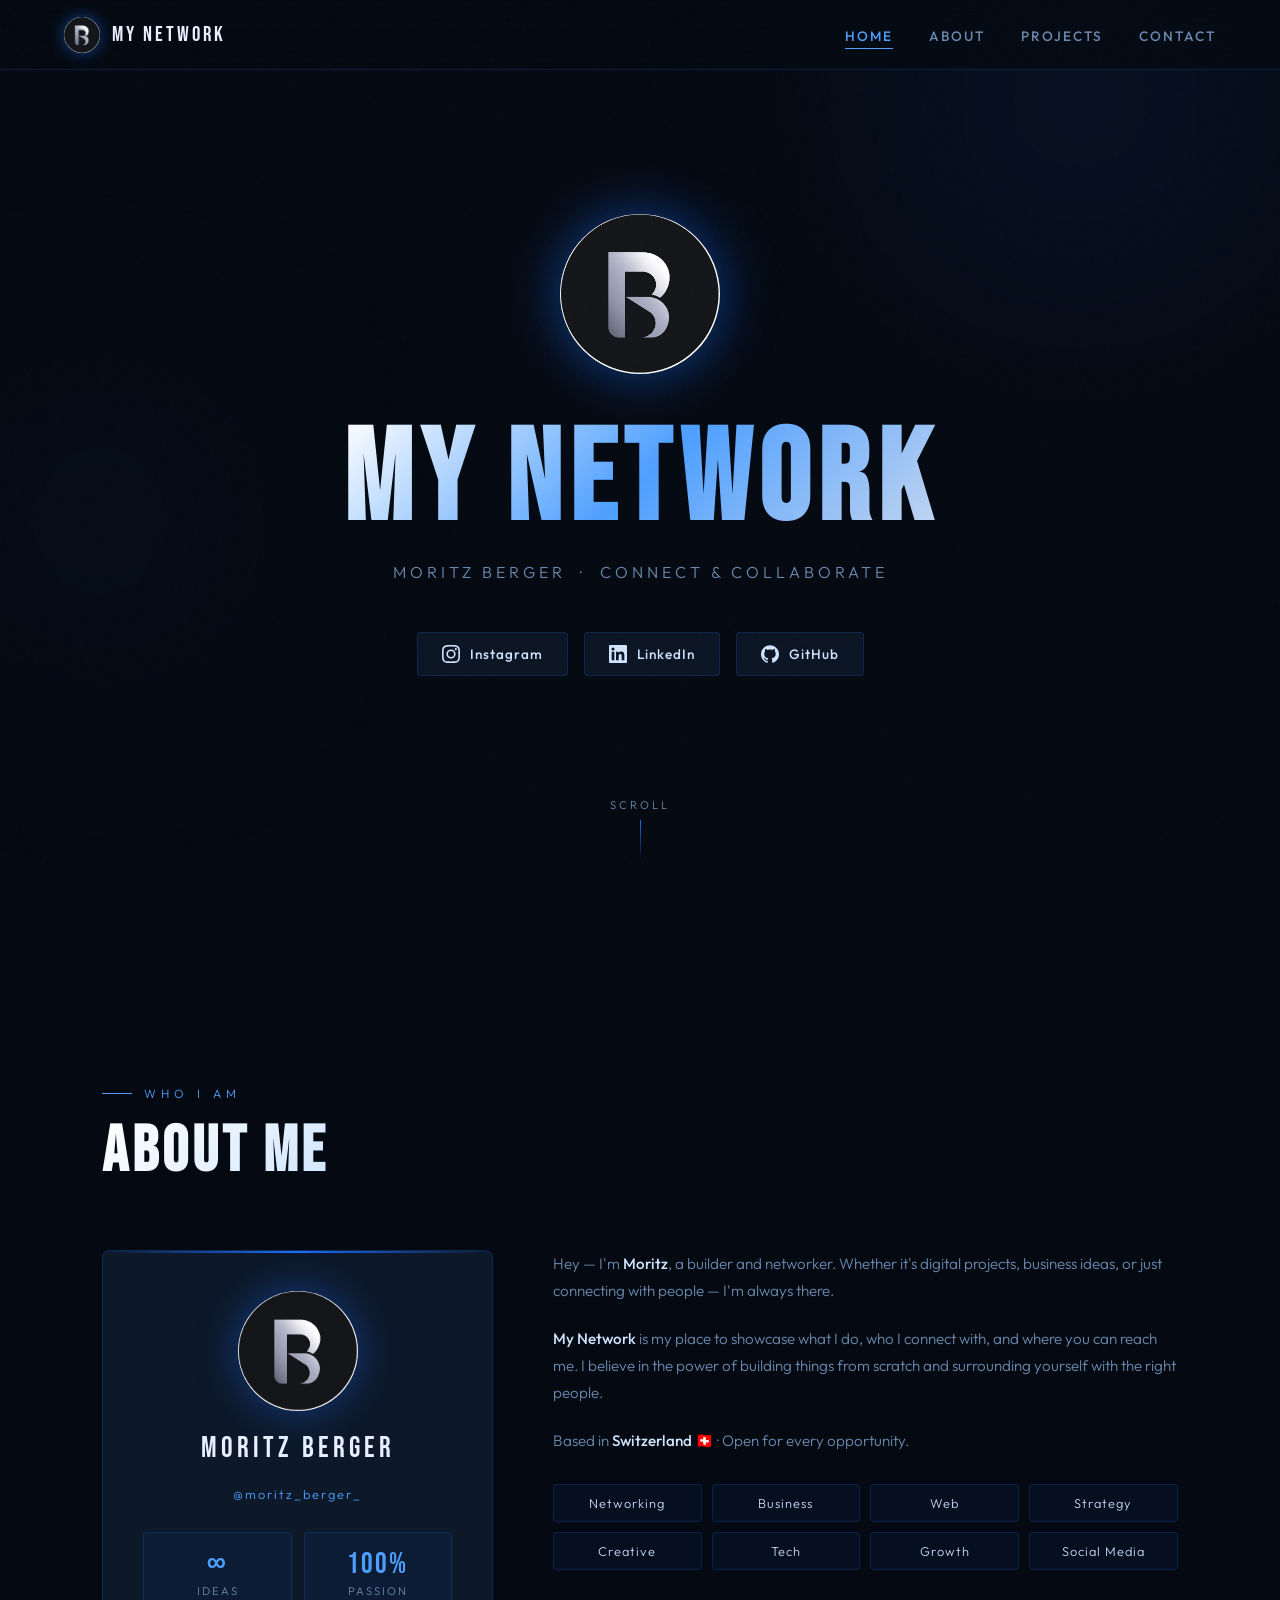
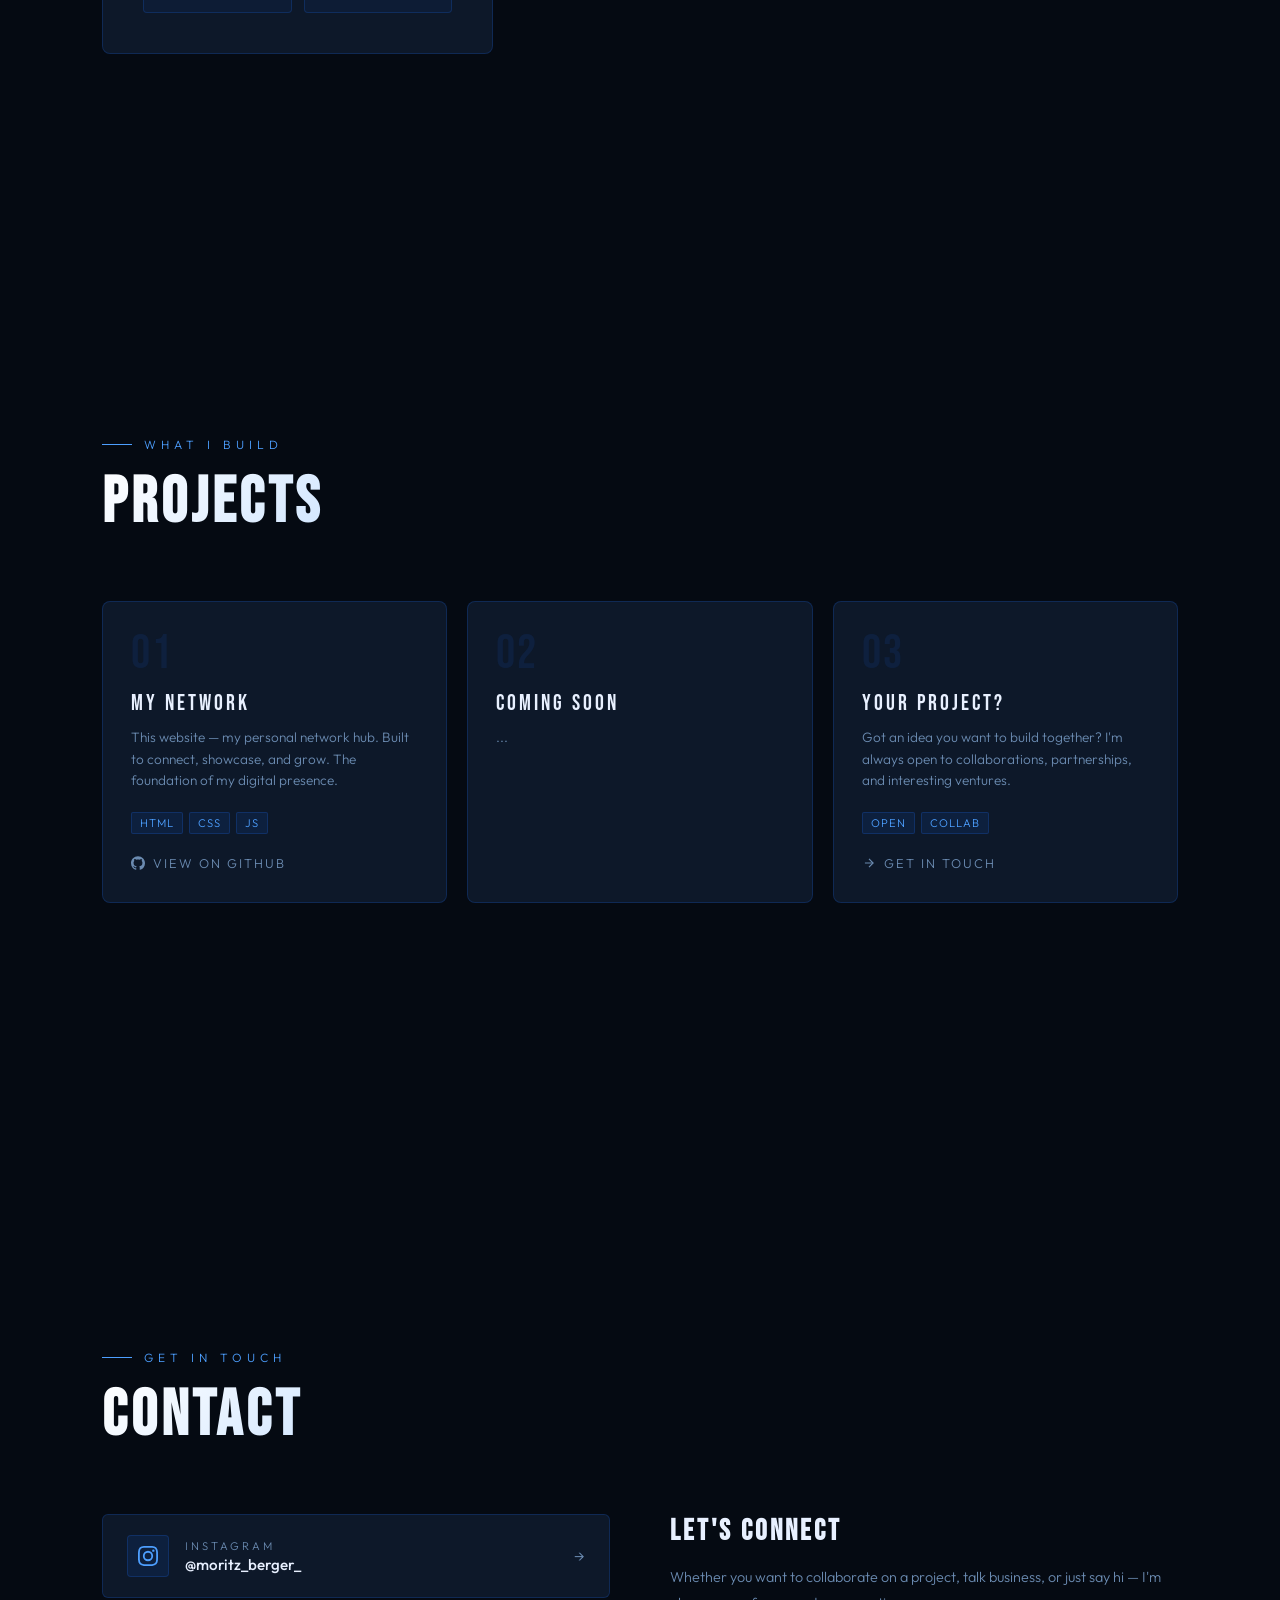
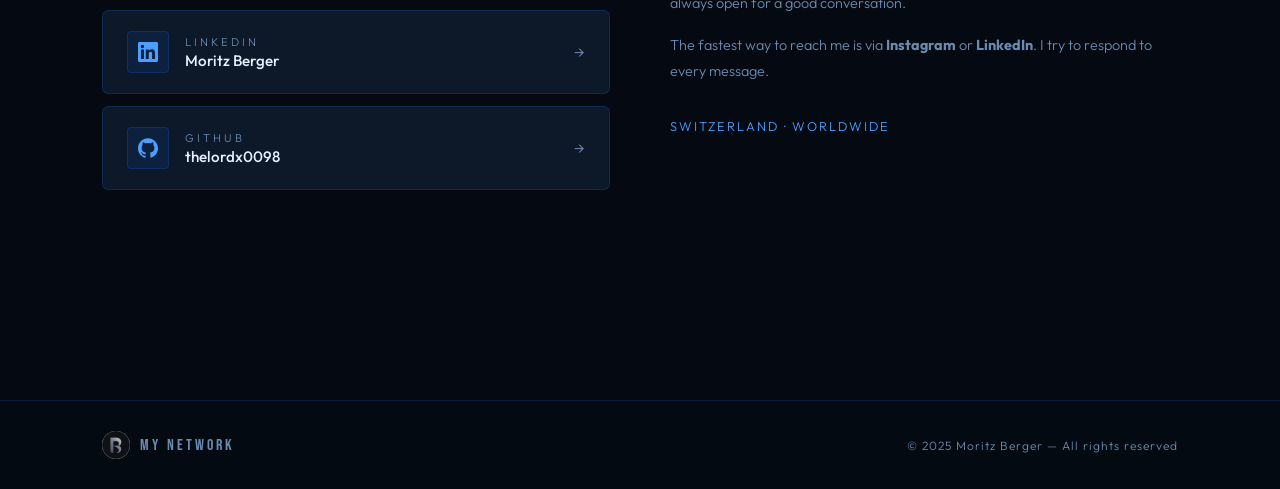
<file: index.html>
<!DOCTYPE html>
<html lang="en">
<head>
  <meta charset="UTF-8" />
  <meta name="viewport" content="width=device-width, initial-scale=1.0" />
  <title>My Network — Moritz Berger</title>
  <meta name="description" content="Moritz Berger — My Network. Connect, collaborate, and explore." />
  <link rel="stylesheet" href="css/style.css" />
  <link rel="icon" type="image/png" href="images/logo.png" />
</head>
<body>

<!-- AMBIENT GLOWS -->
<div class="bg-glow bg-glow-1"></div>
<div class="bg-glow bg-glow-2"></div>

<!-- NAV -->
<nav>
  <a class="nav-logo" href="#home">
    <img src="images/logo.png" alt="Logo" />
    <span>MY NETWORK</span>
  </a>
  <ul class="nav-links">
    <li><a href="#home" class="active">Home</a></li>
    <li><a href="#about">About</a></li>
    <li><a href="#projects">Projects</a></li>
    <li><a href="#contact">Contact</a></li>
  </ul>
  <div class="nav-burger" aria-label="Menu">
    <span></span><span></span><span></span>
  </div>
</nav>

<!-- ===== HOME ===== -->
<section class="page-section" id="home">
  <div class="home-logo-wrap">
    <img src="images/logo.png" alt="My Network Logo" class="home-logo" />
  </div>

  <h1 class="home-title">MY NETWORK</h1>
  <p class="home-sub">Moritz Berger &nbsp;·&nbsp; Connect &amp; Collaborate</p>

  <div class="home-socials">
    <a href="https://www.instagram.com/moritz_berger_" target="_blank" rel="noopener" class="social-btn">
      <!-- Instagram -->
      <svg viewBox="0 0 24 24" xmlns="http://www.w3.org/2000/svg"><path d="M12 2.163c3.204 0 3.584.012 4.85.07 3.252.148 4.771 1.691 4.919 4.919.058 1.265.069 1.645.069 4.849 0 3.205-.012 3.584-.069 4.849-.149 3.225-1.664 4.771-4.919 4.919-1.266.058-1.644.07-4.85.07-3.204 0-3.584-.012-4.849-.07-3.26-.149-4.771-1.699-4.919-4.92-.058-1.265-.07-1.644-.07-4.849 0-3.204.013-3.583.07-4.849.149-3.227 1.664-4.771 4.919-4.919 1.266-.057 1.645-.069 4.849-.069zM12 0C8.741 0 8.333.014 7.053.072 2.695.272.273 2.69.073 7.052.014 8.333 0 8.741 0 12c0 3.259.014 3.668.072 4.948.2 4.358 2.618 6.78 6.98 6.98C8.333 23.986 8.741 24 12 24c3.259 0 3.668-.014 4.948-.072 4.354-.2 6.782-2.618 6.979-6.98.059-1.28.073-1.689.073-4.948 0-3.259-.014-3.667-.072-4.947-.196-4.354-2.617-6.78-6.979-6.98C15.668.014 15.259 0 12 0zm0 5.838a6.162 6.162 0 100 12.324 6.162 6.162 0 000-12.324zM12 16a4 4 0 110-8 4 4 0 010 8zm6.406-11.845a1.44 1.44 0 100 2.881 1.44 1.44 0 000-2.881z"/></svg>
      Instagram
    </a>
    <a href="https://www.linkedin.com/in/moritz-undefined-700ab6412" target="_blank" rel="noopener" class="social-btn">
      <!-- LinkedIn -->
      <svg viewBox="0 0 24 24" xmlns="http://www.w3.org/2000/svg"><path d="M20.447 20.452h-3.554v-5.569c0-1.328-.027-3.037-1.852-3.037-1.853 0-2.136 1.445-2.136 2.939v5.667H9.351V9h3.414v1.561h.046c.477-.9 1.637-1.85 3.37-1.85 3.601 0 4.267 2.37 4.267 5.455v6.286zM5.337 7.433a2.062 2.062 0 01-2.063-2.065 2.064 2.064 0 112.063 2.065zm1.782 13.019H3.555V9h3.564v11.452zM22.225 0H1.771C.792 0 0 .774 0 1.729v20.542C0 23.227.792 24 1.771 24h20.451C23.2 24 24 23.227 24 22.271V1.729C24 .774 23.2 0 22.222 0h.003z"/></svg>
      LinkedIn
    </a>
    <a href="https://github.com/thelordx0098" target="_blank" rel="noopener" class="social-btn">
      <!-- GitHub -->
      <svg viewBox="0 0 24 24" xmlns="http://www.w3.org/2000/svg"><path d="M12 .297c-6.63 0-12 5.373-12 12 0 5.303 3.438 9.8 8.205 11.385.6.113.82-.258.82-.577 0-.285-.01-1.04-.015-2.04-3.338.724-4.042-1.61-4.042-1.61C4.422 18.07 3.633 17.7 3.633 17.7c-1.087-.744.084-.729.084-.729 1.205.084 1.838 1.236 1.838 1.236 1.07 1.835 2.809 1.305 3.495.998.108-.776.417-1.305.76-1.605-2.665-.3-5.466-1.332-5.466-5.93 0-1.31.465-2.38 1.235-3.22-.135-.303-.54-1.523.105-3.176 0 0 1.005-.322 3.3 1.23.96-.267 1.98-.399 3-.405 1.02.006 2.04.138 3 .405 2.28-1.552 3.285-1.23 3.285-1.23.645 1.653.24 2.873.12 3.176.765.84 1.23 1.91 1.23 3.22 0 4.61-2.805 5.625-5.475 5.92.42.36.81 1.096.81 2.22 0 1.606-.015 2.896-.015 3.286 0 .315.21.69.825.57C20.565 22.092 24 17.592 24 12.297c0-6.627-5.373-12-12-12"/></svg>
      GitHub
    </a>
  </div>

  <div class="scroll-hint">Scroll</div>
</section>

<!-- ===== ABOUT ===== -->
<section class="page-section" id="about">
  <div class="section-header reveal">
    <div class="section-label">Who I Am</div>
    <h2 class="section-title">ABOUT ME</h2>
  </div>

  <div class="about-grid">
    <div class="about-visual reveal">
      <div class="about-logo-card">
        <img src="images/logo.png" alt="Moritz Berger" />
        <div class="about-name">MORITZ BERGER</div>
        <div class="about-handle">@moritz_berger_</div>
        <div class="about-stats">
          <div class="stat-box">
            <div class="stat-num">∞</div>
            <div class="stat-label">Ideas</div>
          </div>
          <div class="stat-box">
            <div class="stat-num">100%</div>
            <div class="stat-label">Passion</div>
          </div>
        </div>
      </div>
    </div>

    <div class="about-content">
      <p class="reveal reveal-delay-1">
        Hey — I'm <strong>Moritz</strong>, a builder and networker.
        Whether it's digital projects, business ideas, or just connecting with people —
        I'm always there.
      </p>
      <p class="reveal reveal-delay-2">
        <strong>My Network</strong> is my place to showcase what I do,
        who I connect with, and where you can reach me. I believe in the power of
        building things from scratch and surrounding yourself with the right people.
      </p>
      <p class="reveal reveal-delay-3">
        Based in <strong>Switzerland 🇨🇭</strong> · Open for every opportunity.
      </p>

      <div class="skills-grid reveal reveal-delay-4">
        <div class="skill-tag">Networking</div>
        <div class="skill-tag">Business</div>
        <div class="skill-tag">Web</div>
        <div class="skill-tag">Strategy</div>
        <div class="skill-tag">Creative</div>
        <div class="skill-tag">Tech</div>
        <div class="skill-tag">Growth</div>
        <div class="skill-tag">Social Media</div>
      </div>
    </div>
  </div>
</section>

<!-- ===== PROJECTS ===== -->
<section class="page-section" id="projects">
  <div class="section-header reveal">
    <div class="section-label">What I Build</div>
    <h2 class="section-title">PROJECTS</h2>
  </div>

  <div class="projects-grid">
    <div class="project-card reveal reveal-delay-1">
      <div class="project-num">01</div>
      <div class="project-title">MY NETWORK</div>
      <p class="project-desc">
        This website — my personal network hub. Built to connect, showcase, and grow.
        The foundation of my digital presence.
      </p>
      <div class="project-tags">
        <span class="project-tag">HTML</span>
        <span class="project-tag">CSS</span>
        <span class="project-tag">JS</span>
      </div>
      <a href="https://github.com/thelordx0098" target="_blank" rel="noopener" class="project-link">
        <svg viewBox="0 0 24 24" fill="currentColor"><path d="M12 .297c-6.63 0-12 5.373-12 12 0 5.303 3.438 9.8 8.205 11.385.6.113.82-.258.82-.577 0-.285-.01-1.04-.015-2.04-3.338.724-4.042-1.61-4.042-1.61C4.422 18.07 3.633 17.7 3.633 17.7c-1.087-.744.084-.729.084-.729 1.205.084 1.838 1.236 1.838 1.236 1.07 1.835 2.809 1.305 3.495.998.108-.776.417-1.305.76-1.605-2.665-.3-5.466-1.332-5.466-5.93 0-1.31.465-2.38 1.235-3.22-.135-.303-.54-1.523.105-3.176 0 0 1.005-.322 3.3 1.23.96-.267 1.98-.399 3-.405 1.02.006 2.04.138 3 .405 2.28-1.552 3.285-1.23 3.285-1.23.645 1.653.24 2.873.12 3.176.765.84 1.23 1.91 1.23 3.22 0 4.61-2.805 5.625-5.475 5.92.42.36.81 1.096.81 2.22 0 1.606-.015 2.896-.015 3.286 0 .315.21.69.825.57C20.565 22.092 24 17.592 24 12.297c0-6.627-5.373-12-12-12"/></svg>
        View on GitHub
      </a>
    </div>

    <div class="project-card reveal reveal-delay-2">
      <div class="project-num">02</div>
      <div class="project-title">COMING SOON</div>
      <p class="project-desc">
        ...
      </p>
    </div>

    <div class="project-card reveal reveal-delay-3">
      <div class="project-num">03</div>
      <div class="project-title">YOUR PROJECT?</div>
      <p class="project-desc">
        Got an idea you want to build together? I'm always open to collaborations,
        partnerships, and interesting ventures.
      </p>
      <div class="project-tags">
        <span class="project-tag">Open</span>
        <span class="project-tag">Collab</span>
      </div>
      <a href="#contact" class="project-link">
        <svg viewBox="0 0 24 24" fill="none" stroke="currentColor" stroke-width="2"><line x1="5" y1="12" x2="19" y2="12"/><polyline points="12,5 19,12 12,19"/></svg>
        Get in Touch
      </a>
    </div>
  </div>
</section>

<!-- ===== CONTACT ===== -->
<section class="page-section" id="contact">
  <div class="section-header reveal">
    <div class="section-label">Get In Touch</div>
    <h2 class="section-title">CONTACT</h2>
  </div>

  <div class="contact-grid">
    <div class="contact-links">
      <a href="https://www.instagram.com/moritz_berger_" target="_blank" rel="noopener" class="contact-item reveal reveal-delay-1">
        <div class="contact-icon">
          <svg viewBox="0 0 24 24"><path d="M12 2.163c3.204 0 3.584.012 4.85.07 3.252.148 4.771 1.691 4.919 4.919.058 1.265.069 1.645.069 4.849 0 3.205-.012 3.584-.069 4.849-.149 3.225-1.664 4.771-4.919 4.919-1.266.058-1.644.07-4.85.07-3.204 0-3.584-.012-4.849-.07-3.26-.149-4.771-1.699-4.919-4.92-.058-1.265-.07-1.644-.07-4.849 0-3.204.013-3.583.07-4.849.149-3.227 1.664-4.771 4.919-4.919 1.266-.057 1.645-.069 4.849-.069zM12 0C8.741 0 8.333.014 7.053.072 2.695.272.273 2.69.073 7.052.014 8.333 0 8.741 0 12c0 3.259.014 3.668.072 4.948.2 4.358 2.618 6.78 6.98 6.98C8.333 23.986 8.741 24 12 24c3.259 0 3.668-.014 4.948-.072 4.354-.2 6.782-2.618 6.979-6.98.059-1.28.073-1.689.073-4.948 0-3.259-.014-3.667-.072-4.947-.196-4.354-2.617-6.78-6.979-6.98C15.668.014 15.259 0 12 0zm0 5.838a6.162 6.162 0 100 12.324 6.162 6.162 0 000-12.324zM12 16a4 4 0 110-8 4 4 0 010 8zm6.406-11.845a1.44 1.44 0 100 2.881 1.44 1.44 0 000-2.881z"/></svg>
        </div>
        <div class="contact-info">
          <div class="contact-platform">Instagram</div>
          <div class="contact-handle">@moritz_berger_</div>
        </div>
        <div class="contact-arrow">→</div>
      </a>

      <a href="https://www.linkedin.com/in/moritz-undefined-700ab6412" target="_blank" rel="noopener" class="contact-item reveal reveal-delay-2">
        <div class="contact-icon">
          <svg viewBox="0 0 24 24"><path d="M20.447 20.452h-3.554v-5.569c0-1.328-.027-3.037-1.852-3.037-1.853 0-2.136 1.445-2.136 2.939v5.667H9.351V9h3.414v1.561h.046c.477-.9 1.637-1.85 3.37-1.85 3.601 0 4.267 2.37 4.267 5.455v6.286zM5.337 7.433a2.062 2.062 0 01-2.063-2.065 2.064 2.064 0 112.063 2.065zm1.782 13.019H3.555V9h3.564v11.452zM22.225 0H1.771C.792 0 0 .774 0 1.729v20.542C0 23.227.792 24 1.771 24h20.451C23.2 24 24 23.227 24 22.271V1.729C24 .774 23.2 0 22.222 0h.003z"/></svg>
        </div>
        <div class="contact-info">
          <div class="contact-platform">LinkedIn</div>
          <div class="contact-handle">Moritz Berger</div>
        </div>
        <div class="contact-arrow">→</div>
      </a>

      <a href="https://github.com/thelordx0098" target="_blank" rel="noopener" class="contact-item reveal reveal-delay-3">
        <div class="contact-icon">
          <svg viewBox="0 0 24 24"><path d="M12 .297c-6.63 0-12 5.373-12 12 0 5.303 3.438 9.8 8.205 11.385.6.113.82-.258.82-.577 0-.285-.01-1.04-.015-2.04-3.338.724-4.042-1.61-4.042-1.61C4.422 18.07 3.633 17.7 3.633 17.7c-1.087-.744.084-.729.084-.729 1.205.084 1.838 1.236 1.838 1.236 1.07 1.835 2.809 1.305 3.495.998.108-.776.417-1.305.76-1.605-2.665-.3-5.466-1.332-5.466-5.93 0-1.31.465-2.38 1.235-3.22-.135-.303-.54-1.523.105-3.176 0 0 1.005-.322 3.3 1.23.96-.267 1.98-.399 3-.405 1.02.006 2.04.138 3 .405 2.28-1.552 3.285-1.23 3.285-1.23.645 1.653.24 2.873.12 3.176.765.84 1.23 1.91 1.23 3.22 0 4.61-2.805 5.625-5.475 5.92.42.36.81 1.096.81 2.22 0 1.606-.015 2.896-.015 3.286 0 .315.21.69.825.57C20.565 22.092 24 17.592 24 12.297c0-6.627-5.373-12-12-12"/></svg>
        </div>
        <div class="contact-info">
          <div class="contact-platform">GitHub</div>
          <div class="contact-handle">thelordx0098</div>
        </div>
        <div class="contact-arrow">→</div>
      </a>
    </div>

    <div class="contact-text reveal reveal-delay-1">
      <h3>LET'S CONNECT</h3>
      <p>
        Whether you want to collaborate on a project, talk business, or just say hi —
        I'm always open for a good conversation.
      </p>
      <p>
        The fastest way to reach me is via <strong>Instagram</strong> or <strong>LinkedIn</strong>.
        I try to respond to every message.
      </p>
      <p style="color: var(--blue-bright); font-size: 0.8rem; letter-spacing: 2px; text-transform: uppercase; margin-top: 30px;">
        Switzerland · Worldwide
      </p>
    </div>
  </div>
</section>

<!-- FOOTER -->
<footer>
  <div class="footer-logo">
    <img src="images/logo.png" alt="Logo" />
    <span>MY NETWORK</span>
  </div>
  <div class="footer-copy">© 2025 Moritz Berger — All rights reserved</div>
</footer>

<script src="js/main.js"></script>
</body>
</html>
</file>
<file: css/style.css>
@import url('https://fonts.googleapis.com/css2?family=Bebas+Neue&family=Outfit:wght@300;400;500;600;700&display=swap');

:root {
  --bg-deep: #050a12;
  --bg-dark: #080f1a;
  --bg-card: #0d1829;
  --blue-core: #1a6fff;
  --blue-bright: #4d9fff;
  --blue-glow: #0a3a8a;
  --blue-soft: #1e4080;
  --silver: #c8d8f0;
  --silver-light: #e8f0ff;
  --text-main: #d0e4ff;
  --text-muted: #6a8ab0;
  --border: rgba(26, 111, 255, 0.2);
  --glow: 0 0 40px rgba(26, 111, 255, 0.3);
  --glow-strong: 0 0 80px rgba(26, 111, 255, 0.5);
}

* { margin: 0; padding: 0; box-sizing: border-box; }

html { scroll-behavior: smooth; }

body {
  background: var(--bg-deep);
  color: var(--text-main);
  font-family: 'Outfit', sans-serif;
  font-weight: 300;
  overflow-x: hidden;
  cursor: default;
}

/* NOISE OVERLAY */
body::before {
  content: '';
  position: fixed;
  inset: 0;
  background-image: url("data:image/svg+xml,%3Csvg viewBox='0 0 256 256' xmlns='http://www.w3.org/2000/svg'%3E%3Cfilter id='noise'%3E%3CfeTurbulence type='fractalNoise' baseFrequency='0.9' numOctaves='4' stitchTiles='stitch'/%3E%3C/filter%3E%3Crect width='100%25' height='100%25' filter='url(%23noise)' opacity='0.04'/%3E%3C/svg%3E");
  pointer-events: none;
  z-index: 9999;
  opacity: 0.4;
}

/* AMBIENT BACKGROUND GLOW */
.bg-glow {
  position: fixed;
  border-radius: 50%;
  filter: blur(120px);
  pointer-events: none;
  z-index: 0;
}
.bg-glow-1 {
  width: 600px; height: 600px;
  background: radial-gradient(circle, rgba(26,111,255,0.12) 0%, transparent 70%);
  top: -200px; right: -100px;
  animation: floatGlow1 12s ease-in-out infinite;
}
.bg-glow-2 {
  width: 400px; height: 400px;
  background: radial-gradient(circle, rgba(10,58,138,0.15) 0%, transparent 70%);
  bottom: 20%; left: -100px;
  animation: floatGlow2 15s ease-in-out infinite;
}
@keyframes floatGlow1 {
  0%,100% { transform: translateY(0) scale(1); }
  50% { transform: translateY(40px) scale(1.1); }
}
@keyframes floatGlow2 {
  0%,100% { transform: translateY(0) scale(1); }
  50% { transform: translateY(-30px) scale(0.95); }
}

/* NAV */
nav {
  position: fixed;
  top: 0; left: 0; right: 0;
  z-index: 1000;
  padding: 0 5%;
  height: 70px;
  display: flex;
  align-items: center;
  justify-content: space-between;
  background: rgba(5,10,18,0.7);
  backdrop-filter: blur(20px);
  -webkit-backdrop-filter: blur(20px);
  border-bottom: 1px solid var(--border);
}

.nav-logo {
  display: flex;
  align-items: center;
  gap: 12px;
  text-decoration: none;
}
.nav-logo img {
  width: 36px;
  height: 36px;
  border-radius: 50%;
  filter: drop-shadow(0 0 8px rgba(26,111,255,0.5));
}
.nav-logo span {
  font-family: 'Bebas Neue', sans-serif;
  font-size: 1.3rem;
  letter-spacing: 3px;
  color: var(--silver-light);
}

.nav-links {
  display: flex;
  gap: 36px;
  list-style: none;
}
.nav-links a {
  text-decoration: none;
  color: var(--text-muted);
  font-size: 0.85rem;
  font-weight: 500;
  letter-spacing: 2px;
  text-transform: uppercase;
  transition: color 0.3s;
  position: relative;
}
.nav-links a::after {
  content: '';
  position: absolute;
  bottom: -4px; left: 0;
  width: 0; height: 1px;
  background: var(--blue-bright);
  transition: width 0.3s;
}
.nav-links a:hover, .nav-links a.active {
  color: var(--blue-bright);
}
.nav-links a:hover::after, .nav-links a.active::after {
  width: 100%;
}

.nav-burger {
  display: none;
  flex-direction: column;
  gap: 5px;
  cursor: pointer;
  padding: 4px;
}
.nav-burger span {
  width: 24px; height: 2px;
  background: var(--silver);
  transition: 0.3s;
}

/* SECTIONS */
.page-section {
  min-height: 100vh;
  position: relative;
  z-index: 1;
  padding: 120px 8% 80px;
}

/* ===== HOME ===== */
#home {
  display: flex;
  flex-direction: column;
  align-items: center;
  justify-content: center;
  text-align: center;
  padding-top: 70px;
  min-height: 100vh;
}

.home-logo-wrap {
  position: relative;
  margin-bottom: 40px;
  animation: logoEntrance 1.2s cubic-bezier(0.16,1,0.3,1) both;
}
@keyframes logoEntrance {
  from { opacity: 0; transform: scale(0.6) translateY(20px); }
  to { opacity: 1; transform: scale(1) translateY(0); }
}
.home-logo-wrap::before {
  content: '';
  position: absolute;
  inset: -30px;
  border-radius: 50%;
  background: radial-gradient(circle, rgba(26,111,255,0.2) 0%, transparent 70%);
  animation: pulse 3s ease-in-out infinite;
}
@keyframes pulse {
  0%,100% { transform: scale(1); opacity: 0.7; }
  50% { transform: scale(1.15); opacity: 1; }
}
.home-logo {
  width: 160px;
  height: 160px;
  border-radius: 50%;
  position: relative;
  z-index: 1;
  filter: drop-shadow(0 0 30px rgba(26,111,255,0.4));
}

.home-title {
  font-family: 'Bebas Neue', sans-serif;
  font-size: clamp(3.5rem, 10vw, 8rem);
  letter-spacing: 8px;
  line-height: 1;
  background: linear-gradient(135deg, #ffffff 0%, var(--blue-bright) 50%, var(--silver) 100%);
  -webkit-background-clip: text;
  -webkit-text-fill-color: transparent;
  background-clip: text;
  animation: titleEntrance 1.2s 0.3s cubic-bezier(0.16,1,0.3,1) both;
  margin-bottom: 16px;
}
@keyframes titleEntrance {
  from { opacity: 0; transform: translateY(30px); }
  to { opacity: 1; transform: translateY(0); }
}

.home-sub {
  font-size: 1rem;
  color: var(--text-muted);
  letter-spacing: 4px;
  text-transform: uppercase;
  animation: titleEntrance 1.2s 0.5s both;
  margin-bottom: 50px;
}

.home-socials {
  display: flex;
  gap: 16px;
  flex-wrap: wrap;
  justify-content: center;
  animation: titleEntrance 1.2s 0.7s both;
}
.social-btn {
  display: flex;
  align-items: center;
  gap: 10px;
  padding: 12px 24px;
  border: 1px solid var(--border);
  border-radius: 4px;
  background: rgba(13,24,41,0.8);
  color: var(--text-main);
  text-decoration: none;
  font-size: 0.85rem;
  font-weight: 500;
  letter-spacing: 1px;
  transition: all 0.3s;
  position: relative;
  overflow: hidden;
}
.social-btn::before {
  content: '';
  position: absolute;
  inset: 0;
  background: linear-gradient(135deg, rgba(26,111,255,0.1), transparent);
  opacity: 0;
  transition: opacity 0.3s;
}
.social-btn:hover {
  border-color: var(--blue-core);
  color: var(--blue-bright);
  box-shadow: var(--glow);
  transform: translateY(-2px);
}
.social-btn:hover::before { opacity: 1; }
.social-btn svg { width: 18px; height: 18px; fill: currentColor; }

.scroll-hint {
  position: absolute;
  bottom: 40px;
  left: 50%;
  transform: translateX(-50%);
  display: flex;
  flex-direction: column;
  align-items: center;
  gap: 8px;
  color: var(--text-muted);
  font-size: 0.7rem;
  letter-spacing: 3px;
  text-transform: uppercase;
  animation: fadeIn 2s 1.5s both;
}
.scroll-hint::after {
  content: '';
  width: 1px;
  height: 40px;
  background: linear-gradient(to bottom, var(--blue-core), transparent);
  animation: scrollLine 2s ease-in-out infinite;
}
@keyframes scrollLine {
  0% { transform: scaleY(0); transform-origin: top; }
  50% { transform: scaleY(1); transform-origin: top; }
  51% { transform: scaleY(1); transform-origin: bottom; }
  100% { transform: scaleY(0); transform-origin: bottom; }
}
@keyframes fadeIn {
  from { opacity: 0; }
  to { opacity: 1; }
}

/* ===== SECTION HEADERS ===== */
.section-header {
  margin-bottom: 60px;
}
.section-label {
  font-size: 0.75rem;
  letter-spacing: 5px;
  text-transform: uppercase;
  color: var(--blue-bright);
  margin-bottom: 12px;
  display: flex;
  align-items: center;
  gap: 12px;
}
.section-label::before {
  content: '';
  width: 30px; height: 1px;
  background: var(--blue-bright);
}
.section-title {
  font-family: 'Bebas Neue', sans-serif;
  font-size: clamp(2.5rem, 5vw, 4rem);
  letter-spacing: 4px;
  background: linear-gradient(135deg, #ffffff 0%, var(--blue-bright) 100%);
  -webkit-background-clip: text;
  -webkit-text-fill-color: transparent;
  background-clip: text;
}

/* ===== ABOUT ===== */
#about {
  display: flex;
  flex-direction: column;
  justify-content: center;
}
.about-grid {
  display: grid;
  grid-template-columns: 1fr 1.6fr;
  gap: 60px;
  align-items: start;
}
.about-visual {
  position: sticky;
  top: 100px;
}
.about-logo-card {
  background: var(--bg-card);
  border: 1px solid var(--border);
  border-radius: 8px;
  padding: 40px;
  display: flex;
  flex-direction: column;
  align-items: center;
  gap: 20px;
  position: relative;
  overflow: hidden;
}
.about-logo-card::before {
  content: '';
  position: absolute;
  top: 0; left: 0; right: 0;
  height: 2px;
  background: linear-gradient(90deg, transparent, var(--blue-core), transparent);
}
.about-logo-card img {
  width: 120px;
  height: 120px;
  border-radius: 50%;
  filter: drop-shadow(0 0 20px rgba(26,111,255,0.4));
}
.about-name {
  font-family: 'Bebas Neue', sans-serif;
  font-size: 1.8rem;
  letter-spacing: 4px;
  color: var(--silver-light);
}
.about-handle {
  font-size: 0.8rem;
  color: var(--blue-bright);
  letter-spacing: 2px;
}
.about-stats {
  display: grid;
  grid-template-columns: 1fr 1fr;
  gap: 12px;
  width: 100%;
  margin-top: 10px;
}
.stat-box {
  background: rgba(26,111,255,0.06);
  border: 1px solid var(--border);
  border-radius: 4px;
  padding: 14px;
  text-align: center;
}
.stat-num {
  font-family: 'Bebas Neue', sans-serif;
  font-size: 1.8rem;
  color: var(--blue-bright);
  letter-spacing: 2px;
}
.stat-label {
  font-size: 0.7rem;
  color: var(--text-muted);
  letter-spacing: 2px;
  text-transform: uppercase;
  margin-top: 2px;
}

.about-content p {
  line-height: 1.8;
  color: var(--text-muted);
  margin-bottom: 20px;
  font-size: 0.95rem;
}
.about-content p strong {
  color: var(--text-main);
  font-weight: 500;
}

.skills-grid {
  display: grid;
  grid-template-columns: repeat(auto-fill, minmax(130px, 1fr));
  gap: 10px;
  margin-top: 30px;
}
.skill-tag {
  background: rgba(26,111,255,0.06);
  border: 1px solid var(--border);
  border-radius: 4px;
  padding: 10px 14px;
  font-size: 0.8rem;
  color: var(--silver);
  letter-spacing: 1px;
  text-align: center;
  transition: all 0.3s;
}
.skill-tag:hover {
  border-color: var(--blue-core);
  background: rgba(26,111,255,0.12);
  color: var(--blue-bright);
  transform: translateY(-2px);
}

/* ===== PROJECTS ===== */
#projects { display: flex; flex-direction: column; justify-content: center; }

.projects-grid {
  display: grid;
  grid-template-columns: repeat(auto-fill, minmax(320px, 1fr));
  gap: 20px;
}
.project-card {
  background: var(--bg-card);
  border: 1px solid var(--border);
  border-radius: 8px;
  padding: 28px;
  position: relative;
  overflow: hidden;
  transition: all 0.4s cubic-bezier(0.16,1,0.3,1);
  cursor: pointer;
}
.project-card::before {
  content: '';
  position: absolute;
  top: 0; left: 0; right: 0;
  height: 2px;
  background: linear-gradient(90deg, transparent, var(--blue-core), transparent);
  opacity: 0;
  transition: opacity 0.3s;
}
.project-card:hover {
  border-color: rgba(26,111,255,0.4);
  transform: translateY(-6px);
  box-shadow: var(--glow);
}
.project-card:hover::before { opacity: 1; }

.project-num {
  font-family: 'Bebas Neue', sans-serif;
  font-size: 3rem;
  color: rgba(26,111,255,0.1);
  line-height: 1;
  margin-bottom: 12px;
  letter-spacing: 2px;
}
.project-title {
  font-family: 'Bebas Neue', sans-serif;
  font-size: 1.4rem;
  letter-spacing: 3px;
  color: var(--silver-light);
  margin-bottom: 10px;
}
.project-desc {
  font-size: 0.85rem;
  color: var(--text-muted);
  line-height: 1.6;
  margin-bottom: 20px;
}
.project-tags {
  display: flex;
  flex-wrap: wrap;
  gap: 6px;
  margin-bottom: 20px;
}
.project-tag {
  font-size: 0.7rem;
  color: var(--blue-bright);
  background: rgba(26,111,255,0.1);
  border: 1px solid rgba(26,111,255,0.2);
  border-radius: 2px;
  padding: 3px 8px;
  letter-spacing: 1px;
  text-transform: uppercase;
}
.project-link {
  display: inline-flex;
  align-items: center;
  gap: 8px;
  color: var(--text-muted);
  text-decoration: none;
  font-size: 0.8rem;
  letter-spacing: 2px;
  text-transform: uppercase;
  transition: color 0.3s;
}
.project-link:hover { color: var(--blue-bright); }
.project-link svg { width: 14px; height: 14px; }

/* ===== CONTACT ===== */
#contact { display: flex; flex-direction: column; justify-content: center; }

.contact-grid {
  display: grid;
  grid-template-columns: 1fr 1fr;
  gap: 60px;
  align-items: start;
}
.contact-links {
  display: flex;
  flex-direction: column;
  gap: 12px;
}
.contact-item {
  display: flex;
  align-items: center;
  gap: 16px;
  padding: 20px 24px;
  background: var(--bg-card);
  border: 1px solid var(--border);
  border-radius: 6px;
  text-decoration: none;
  color: var(--text-main);
  transition: all 0.3s;
  position: relative;
  overflow: hidden;
}
.contact-item::after {
  content: '';
  position: absolute;
  left: 0; top: 0; bottom: 0;
  width: 3px;
  background: var(--blue-core);
  transform: scaleY(0);
  transition: transform 0.3s;
}
.contact-item:hover {
  border-color: rgba(26,111,255,0.4);
  transform: translateX(8px);
  box-shadow: var(--glow);
}
.contact-item:hover::after { transform: scaleY(1); }
.contact-icon {
  width: 42px; height: 42px;
  background: rgba(26,111,255,0.1);
  border: 1px solid var(--border);
  border-radius: 4px;
  display: flex;
  align-items: center;
  justify-content: center;
  flex-shrink: 0;
}
.contact-icon svg { width: 20px; height: 20px; fill: var(--blue-bright); }
.contact-info { flex: 1; }
.contact-platform {
  font-size: 0.7rem;
  color: var(--text-muted);
  letter-spacing: 3px;
  text-transform: uppercase;
  margin-bottom: 2px;
}
.contact-handle {
  font-weight: 500;
  font-size: 0.95rem;
  color: var(--silver-light);
}
.contact-arrow {
  color: var(--text-muted);
  transition: all 0.3s;
}
.contact-item:hover .contact-arrow {
  color: var(--blue-bright);
  transform: translateX(4px);
}

.contact-text h3 {
  font-family: 'Bebas Neue', sans-serif;
  font-size: 1.8rem;
  letter-spacing: 3px;
  color: var(--silver-light);
  margin-bottom: 16px;
}
.contact-text p {
  font-size: 0.9rem;
  color: var(--text-muted);
  line-height: 1.8;
  margin-bottom: 16px;
}

/* DIVIDER */
.section-divider {
  width: 100%;
  height: 1px;
  background: linear-gradient(90deg, transparent, var(--border), transparent);
  margin: 0 8%;
  width: calc(100% - 16%);
}

/* FOOTER */
footer {
  position: relative;
  z-index: 1;
  border-top: 1px solid var(--border);
  padding: 30px 8%;
  display: flex;
  align-items: center;
  justify-content: space-between;
  background: rgba(5,10,18,0.5);
}
.footer-logo {
  display: flex;
  align-items: center;
  gap: 10px;
}
.footer-logo img {
  width: 28px; height: 28px;
  border-radius: 50%;
  opacity: 0.7;
}
.footer-logo span {
  font-family: 'Bebas Neue', sans-serif;
  font-size: 1rem;
  letter-spacing: 3px;
  color: var(--text-muted);
}
.footer-copy {
  font-size: 0.75rem;
  color: var(--text-muted);
  letter-spacing: 1px;
}

/* REVEAL ANIMATIONS */
.reveal {
  opacity: 0;
  transform: translateY(30px);
  transition: opacity 0.8s cubic-bezier(0.16,1,0.3,1), transform 0.8s cubic-bezier(0.16,1,0.3,1);
}
.reveal.visible {
  opacity: 1;
  transform: translateY(0);
}
.reveal-delay-1 { transition-delay: 0.1s; }
.reveal-delay-2 { transition-delay: 0.2s; }
.reveal-delay-3 { transition-delay: 0.3s; }
.reveal-delay-4 { transition-delay: 0.4s; }

/* MOBILE */
@media (max-width: 768px) {
  nav { padding: 0 6%; }
  .nav-links {
    position: fixed;
    top: 70px; left: 0; right: 0;
    background: rgba(5,10,18,0.97);
    backdrop-filter: blur(20px);
    flex-direction: column;
    padding: 30px 8%;
    gap: 24px;
    border-bottom: 1px solid var(--border);
    transform: translateY(-120%);
    transition: transform 0.4s cubic-bezier(0.16,1,0.3,1);
    z-index: 999;
  }
  .nav-links.open { transform: translateY(0); }
  .nav-burger { display: flex; }
  .nav-links a { font-size: 1rem; }

  .page-section { padding: 100px 6% 60px; }
  .about-grid { grid-template-columns: 1fr; }
  .about-visual { position: static; }
  .contact-grid { grid-template-columns: 1fr; }
  .projects-grid { grid-template-columns: 1fr; }
  footer { flex-direction: column; gap: 12px; text-align: center; }
}
</file>
